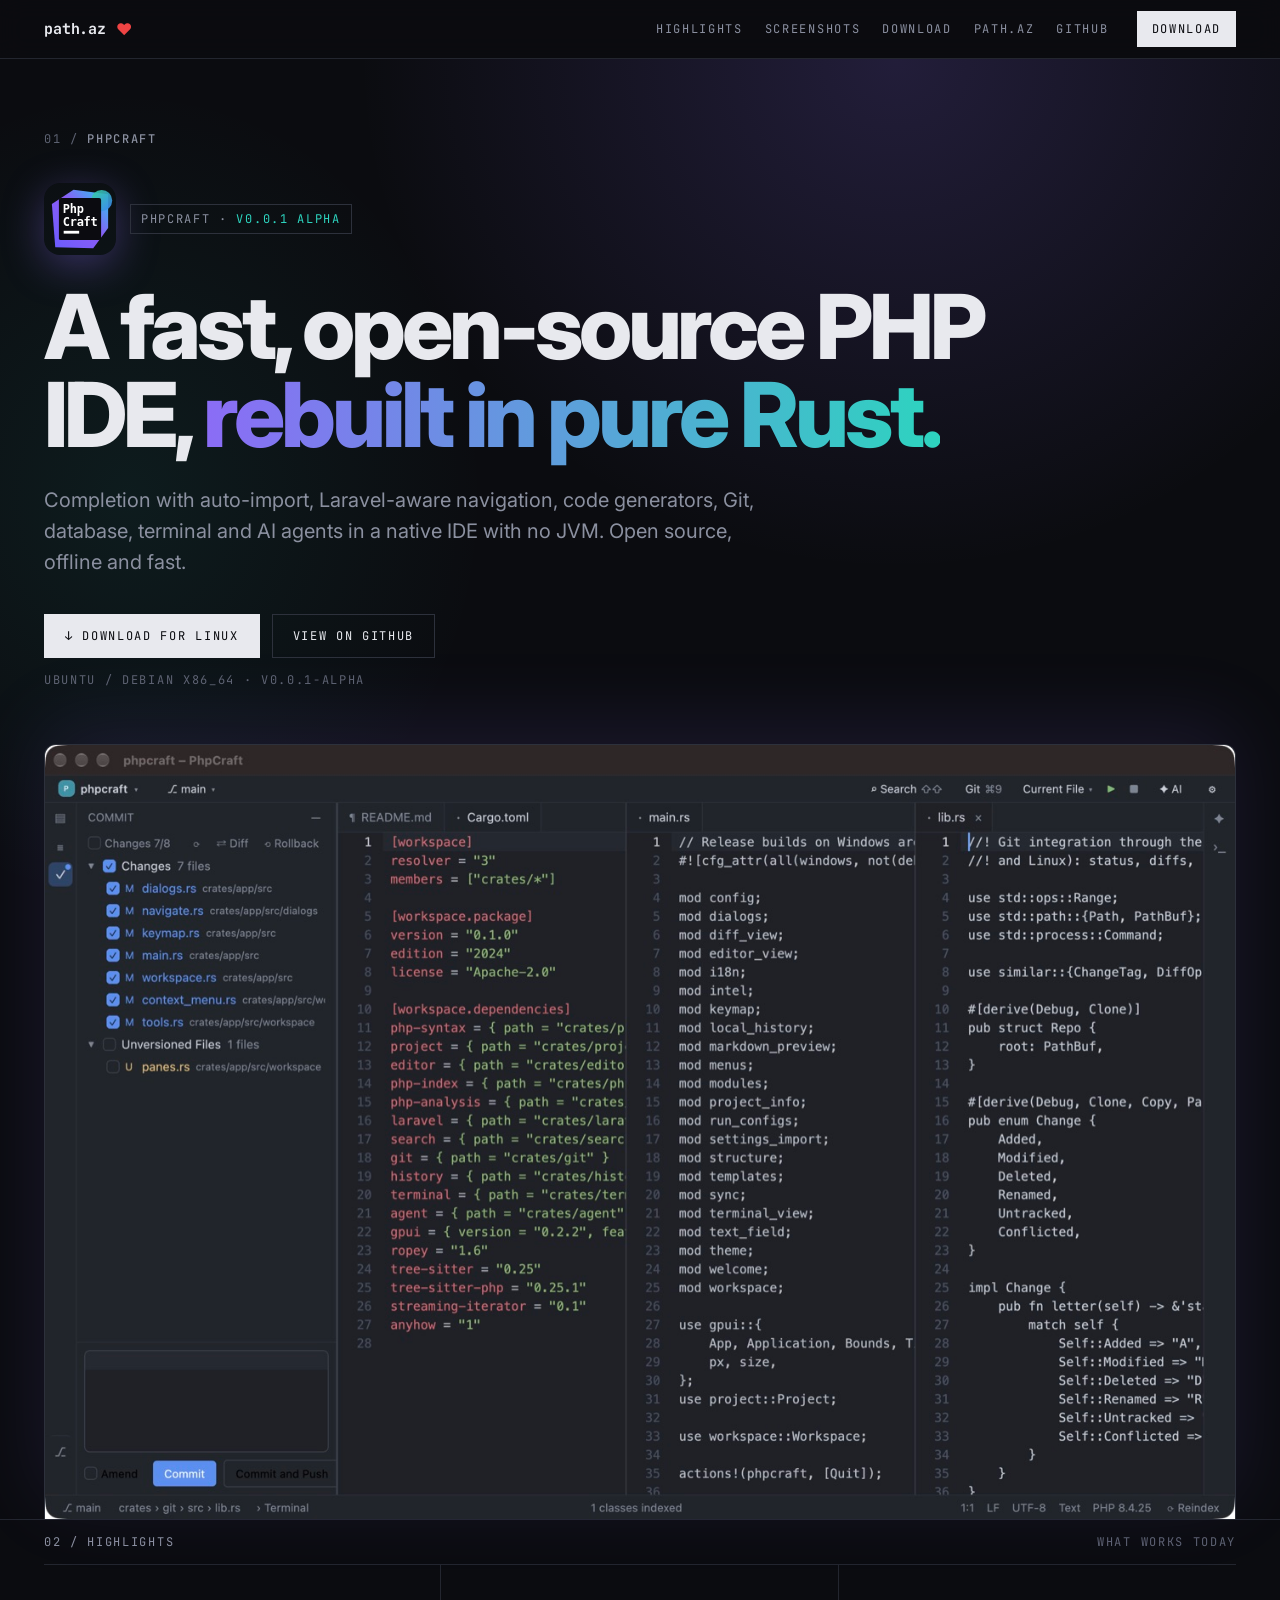
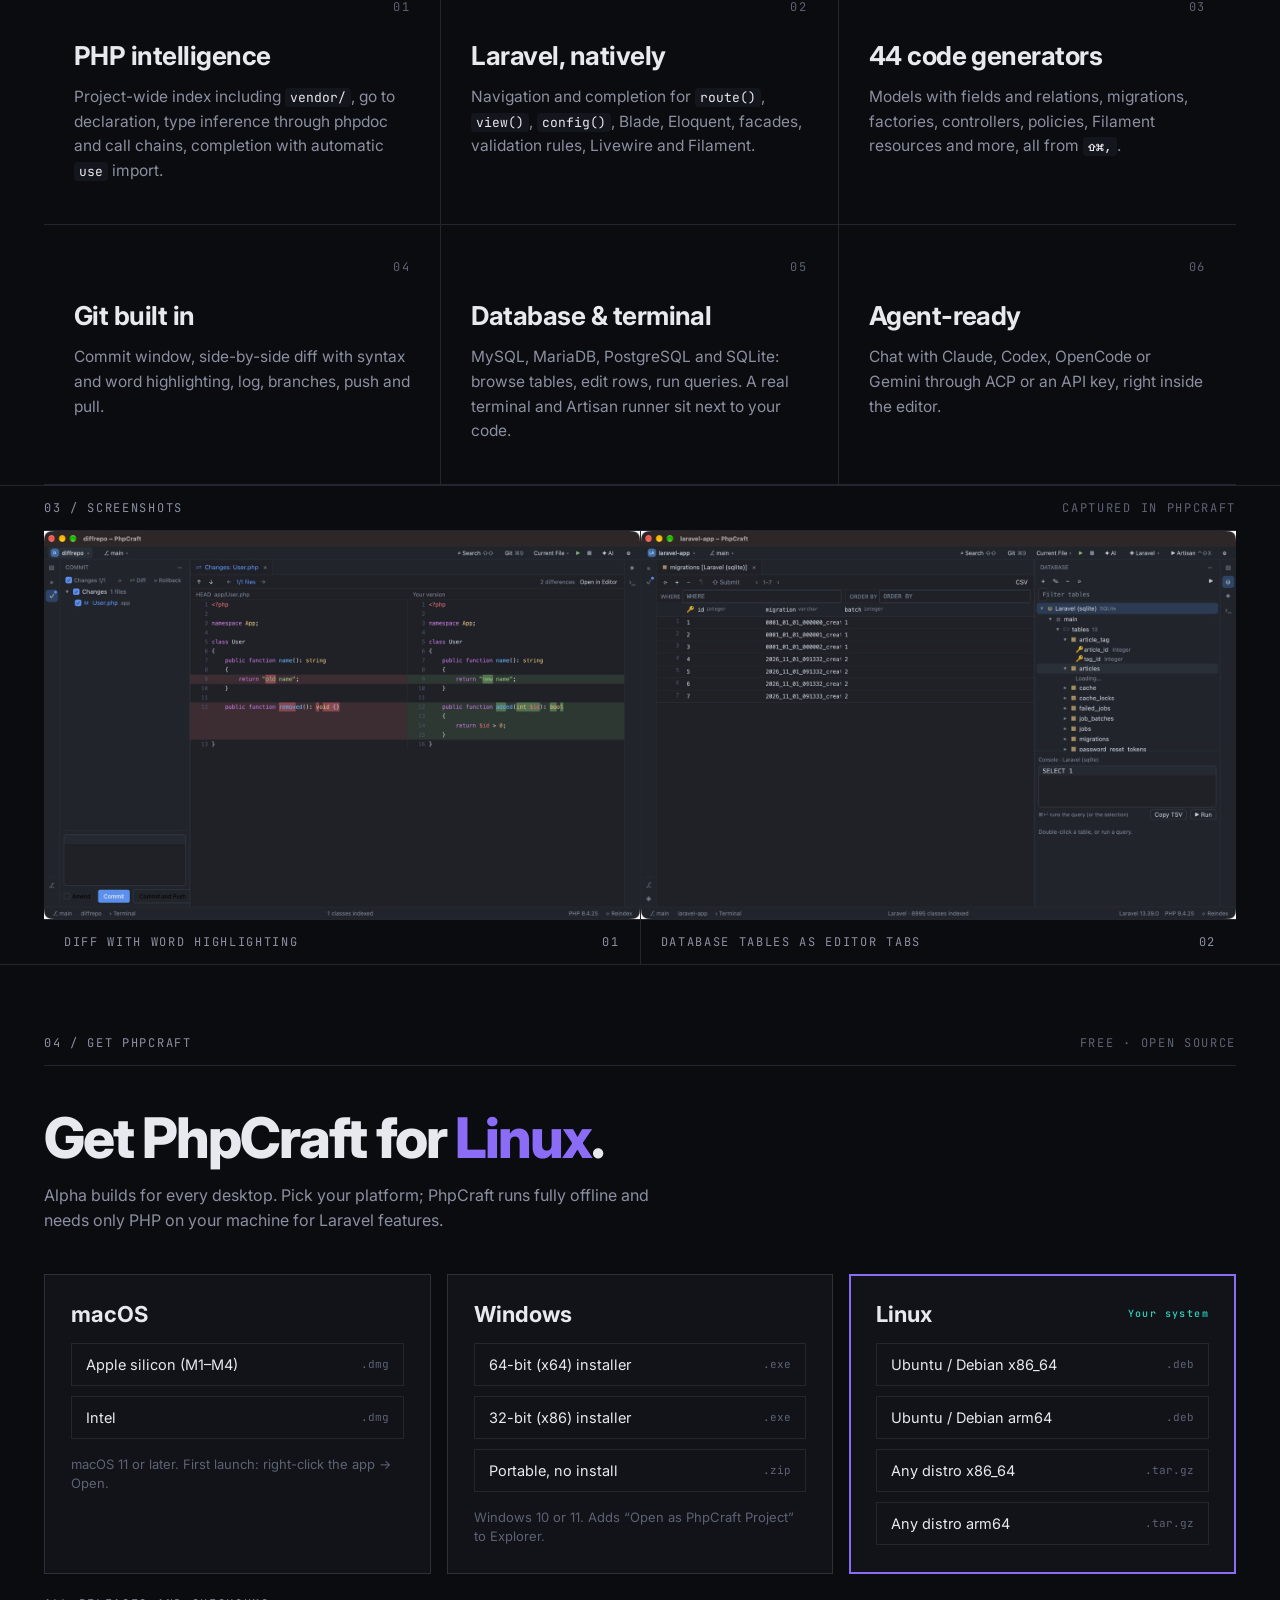
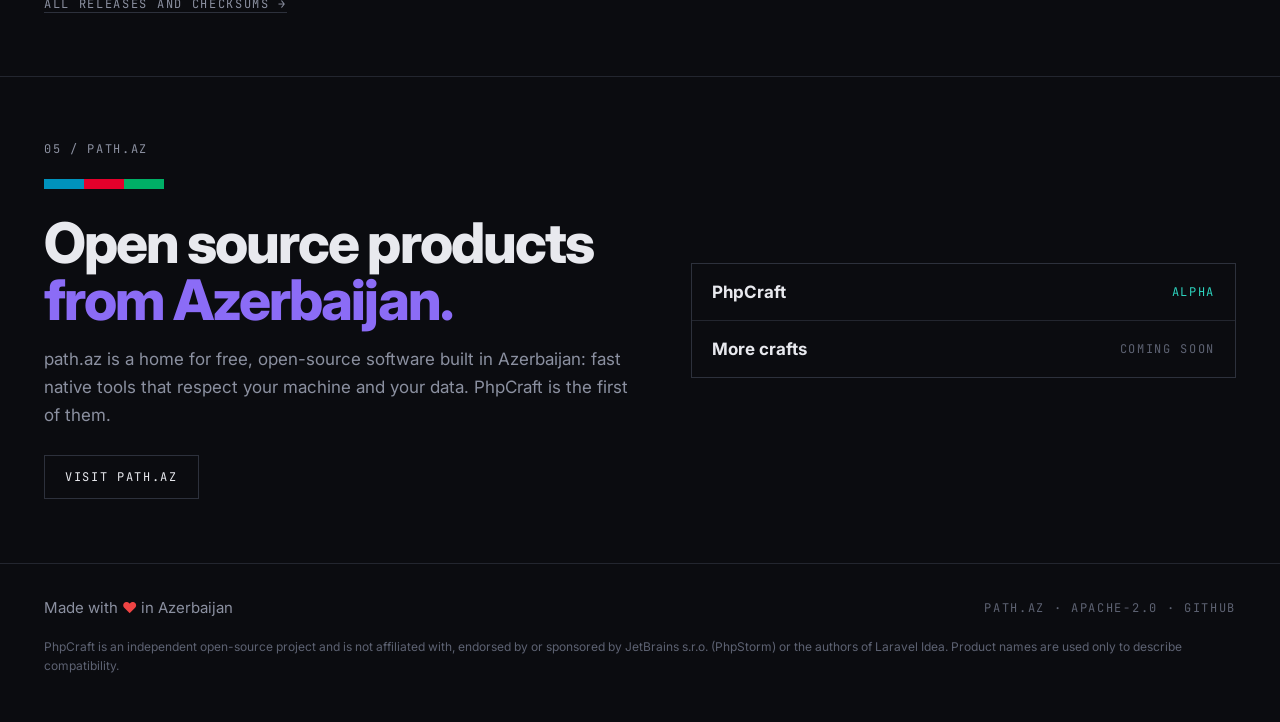
<file: site/index.html>
<!doctype html>
<html lang="en">
<head>
<meta charset="utf-8">
<meta name="viewport" content="width=device-width, initial-scale=1">
<title>PhpCraft: a fast, open-source PHP &amp; Laravel IDE, rebuilt in pure Rust · path.az</title>
<meta name="description" content="PhpCraft is a native PHP and Laravel IDE written in pure Rust. Completion with auto-import, Laravel navigation, generators, Git, database, terminal and AI agents. Open source, offline, fast. Made with ❤️ in Azerbaijan.">
<meta property="og:title" content="PhpCraft: a fast, open-source PHP IDE, rebuilt in pure Rust">
<meta property="og:description" content="Open source products from Azerbaijan ❤️ path.az">
<meta property="og:image" content="img/split.jpg">
<link rel="icon" href="img/phpcraft.svg" type="image/svg+xml">
<link rel="preconnect" href="https://fonts.googleapis.com">
<link rel="preconnect" href="https://fonts.gstatic.com" crossorigin>
<link href="https://fonts.googleapis.com/css2?family=Inter:wght@400;500;600;700;800&family=JetBrains+Mono:wght@400;500;700&display=swap" rel="stylesheet">
<style>
:root{
  --bg:#0b0c10; --bg2:#111319; --panel:#14161d; --line:#23262f; --line2:#2d313c;
  --text:#e8e9ee; --muted:#8b90a0; --dim:#5d6272;
  --accent:#8b6cf6; --accent2:#2dd4bf; --heart:#ef4444;
  --mono:"JetBrains Mono",ui-monospace,Menlo,monospace;
  --sans:Inter,system-ui,-apple-system,"Segoe UI",sans-serif;
}
*{box-sizing:border-box}
html{scroll-behavior:smooth}
body{margin:0;background:var(--bg);color:var(--text);font-family:var(--sans);-webkit-font-smoothing:antialiased;overflow-x:hidden}
a{color:inherit;text-decoration:none}
.wrap{max-width:1240px;margin:0 auto;padding:0 24px}
.mono{font-family:var(--mono);text-transform:uppercase;letter-spacing:.14em;font-size:12px}

/* nav */
nav{position:sticky;top:0;z-index:20;background:rgba(11,12,16,.82);backdrop-filter:blur(12px);border-bottom:1px solid var(--line)}
nav .wrap{display:flex;align-items:center;gap:28px;height:58px}
.brand{display:flex;align-items:center;gap:10px;font-weight:700;letter-spacing:-.01em}
.brand b{font-family:var(--mono);font-size:15px}
.brand .heart{color:var(--heart)}
.links{display:flex;gap:22px;margin-left:auto}
.links a{color:var(--muted);transition:color .15s}
.links a:hover{color:var(--text)}
.btn{display:inline-flex;align-items:center;gap:10px;padding:13px 20px;border:1px solid var(--line2);font-family:var(--mono);font-size:12px;letter-spacing:.14em;text-transform:uppercase;transition:background .15s,border-color .15s,color .15s;cursor:pointer;background:transparent;color:var(--text)}
.btn:hover{border-color:var(--muted)}
.btn.primary{background:var(--text);color:var(--bg);border-color:var(--text)}
.btn.primary:hover{background:#fff}
nav .btn{padding:9px 14px}

/* sections */
section{border-bottom:1px solid var(--line)}
.label{display:flex;justify-content:space-between;align-items:center;padding:14px 0;border-bottom:1px solid var(--line);color:var(--dim)}
.label span:first-child{color:var(--muted)}

/* hero */
.hero{padding:72px 0 0;position:relative}
.hero::before{content:"";position:absolute;inset:0;background:radial-gradient(60% 50% at 70% 0%,rgba(139,108,246,.18),transparent 70%),radial-gradient(40% 40% at 10% 30%,rgba(45,212,191,.08),transparent 70%);pointer-events:none}
.hero .wrap{position:relative}
.crumb{color:var(--dim);margin-bottom:36px}
.crumb b{color:var(--muted);font-weight:500}
.app{display:flex;align-items:center;gap:14px;margin-bottom:28px}
.app img{width:72px;height:72px;border-radius:16px;box-shadow:0 10px 40px rgba(139,108,246,.35)}
.badge{border:1px solid var(--line2);padding:6px 10px;color:var(--muted)}
.badge .alpha{color:var(--accent2)}
h1{font-size:clamp(40px,7vw,92px);line-height:.98;letter-spacing:-.045em;font-weight:800;margin:0 0 26px;max-width:1050px}
h1 em{font-style:normal;background:linear-gradient(90deg,var(--accent),var(--accent2));-webkit-background-clip:text;background-clip:text;color:transparent}
.sub{font-size:clamp(17px,1.6vw,20px);line-height:1.55;color:var(--muted);max-width:720px;margin:0 0 36px}
.cta{display:flex;flex-wrap:wrap;gap:12px;margin-bottom:14px}
.os-hint{color:var(--dim);margin-bottom:56px}
.shot{border:1px solid var(--line2);border-bottom:none;border-radius:12px 12px 0 0;overflow:hidden;box-shadow:0 -20px 80px rgba(139,108,246,.12)}
.shot img{display:block;width:100%;height:auto}

/* highlights */
.grid{display:grid;grid-template-columns:repeat(3,1fr)}
.cell{padding:34px 30px 40px;border-right:1px solid var(--line);border-bottom:1px solid var(--line);min-height:240px}
.cell:nth-child(3n){border-right:none}
.cell .n{color:var(--dim);text-align:right;margin-bottom:26px}
.cell h3{font-size:26px;line-height:1.15;letter-spacing:-.02em;margin:0 0 14px;font-weight:700}
.cell p{color:var(--muted);line-height:1.6;margin:0;font-size:15.5px}
.cell code{font-family:var(--mono);font-size:13px;color:var(--text);background:var(--panel);padding:1px 5px;border-radius:4px}

/* screenshots */
.shots{display:grid;grid-template-columns:1fr 1fr;gap:1px;background:var(--line)}
.shots figure{margin:0;background:var(--bg)}
.shots figure.wide{grid-column:1/-1}
.shots img{display:block;width:100%;height:auto}
.shots figcaption{display:flex;justify-content:space-between;padding:14px 20px;color:var(--muted);border-top:1px solid var(--line)}

/* download */
.get{padding:56px 0 64px}
.get h2,.family h2{font-size:clamp(32px,4.5vw,56px);letter-spacing:-.035em;line-height:1.02;margin:0 0 16px;font-weight:800}
.get h2 em,.family h2 em{font-style:normal;color:var(--accent)}
.get .lead{color:var(--muted);max-width:640px;line-height:1.6;margin:0 0 40px}
.platforms{display:grid;grid-template-columns:repeat(3,1fr);gap:16px}
.pf{border:1px solid var(--line2);background:var(--bg2);padding:26px;display:flex;flex-direction:column;gap:10px}
.pf.mine{border-color:var(--accent);box-shadow:0 0 0 1px var(--accent) inset}
.pf h3{margin:0 0 6px;font-size:22px;display:flex;justify-content:space-between;align-items:center}
.pf h3 small{font-family:var(--mono);font-size:10px;letter-spacing:.14em;color:var(--accent2);font-weight:500;visibility:hidden}
.pf.mine h3 small{visibility:visible}
.pf a{display:flex;justify-content:space-between;align-items:center;padding:12px 14px;border:1px solid var(--line);font-size:14.5px;transition:border-color .15s,background .15s}
.pf a:hover{border-color:var(--muted);background:var(--panel)}
.pf a span{font-family:var(--mono);font-size:11px;color:var(--dim)}
.pf p{color:var(--dim);font-size:13px;line-height:1.5;margin:6px 0 0}
.all{margin-top:22px;color:var(--muted)}
.all a{border-bottom:1px solid var(--line2)}

/* family */
.family{padding:64px 0}
.family .row{display:grid;grid-template-columns:1.1fr 1fr;gap:48px;align-items:center}
.family p{color:var(--muted);line-height:1.65;font-size:17px;margin:0 0 26px}
.flag{display:flex;height:10px;width:120px;margin-bottom:26px}
.flag i{flex:1}
.products{border:1px solid var(--line2)}
.products div{display:flex;justify-content:space-between;align-items:center;padding:18px 20px;border-bottom:1px solid var(--line)}
.products div:last-child{border-bottom:none}
.products b{font-size:17px}
.products .soon{color:var(--dim)}
.products .live{color:var(--accent2)}

footer{padding:34px 0 46px;color:var(--dim)}
footer .wrap{display:flex;flex-wrap:wrap;gap:16px;justify-content:space-between;align-items:center}
footer .made{font-size:15px;color:var(--muted);text-transform:none;letter-spacing:0;font-family:var(--sans)}
footer .made .heart{color:var(--heart)}
.legal{max-width:1240px;margin:20px auto 0;padding:0 24px;font-size:12px;line-height:1.6;color:var(--dim)}

@media (max-width:900px){
  .links{display:none}
  .grid,.platforms{grid-template-columns:1fr}
  .cell{border-right:none;min-height:0}
  .shots{grid-template-columns:1fr}
  .family .row{grid-template-columns:1fr}
}
@media (max-width:520px){
  .wrap{padding:0 16px}
  nav .btn{display:none}
  .cta .btn{flex:1;justify-content:center}
}
</style>
</head>
<body>

<nav>
  <div class="wrap">
    <a class="brand" href="https://path.az/"><b>path.az</b><span class="heart">❤</span></a>
    <div class="links mono">
      <a href="#highlights">Highlights</a>
      <a href="#screenshots">Screenshots</a>
      <a href="#download">Download</a>
      <a href="#family">path.az</a>
      <a href="https://github.com/rasul-chopurov/phpcraft">GitHub</a>
    </div>
    <a class="btn primary" href="#download">Download</a>
  </div>
</nav>

<section class="hero">
  <div class="wrap">
    <div class="crumb mono">01 / <b>PhpCraft</b></div>
    <div class="app">
      <img src="img/phpcraft.svg" alt="PhpCraft icon">
      <div class="badge mono">PhpCraft · <span class="alpha">v0.0.1 alpha</span></div>
    </div>
    <h1>A fast, open-source PHP IDE, <em>rebuilt in pure&nbsp;Rust.</em></h1>
    <p class="sub">Completion with auto-import, Laravel-aware navigation, code generators, Git, database, terminal and AI agents in a native IDE with no JVM. Open source, offline and fast.</p>
    <div class="cta">
      <a class="btn primary" id="dl-main" href="#download">↓ Download</a>
      <a class="btn" href="https://github.com/rasul-chopurov/phpcraft">View on GitHub</a>
    </div>
    <div class="os-hint mono" id="os-hint">macOS · Windows · Linux</div>
    <div class="shot"><img src="img/split.jpg" alt="PhpCraft with three split editors and the Commit tool window" width="1400" height="911"></div>
  </div>
</section>

<section id="highlights">
  <div class="wrap">
    <div class="label mono"><span>02 / Highlights</span><span>What works today</span></div>
  </div>
  <div class="wrap grid">
    <div class="cell"><div class="n mono">01</div><h3>PHP intelligence</h3><p>Project-wide index including <code>vendor/</code>, go to declaration, type inference through phpdoc and call chains, completion with automatic <code>use</code> import.</p></div>
    <div class="cell"><div class="n mono">02</div><h3>Laravel, natively</h3><p>Navigation and completion for <code>route()</code>, <code>view()</code>, <code>config()</code>, Blade, Eloquent, facades, validation rules, Livewire and Filament.</p></div>
    <div class="cell"><div class="n mono">03</div><h3>44 code generators</h3><p>Models with fields and relations, migrations, factories, controllers, policies, Filament resources and more, all from <code>⇧⌘,</code>.</p></div>
    <div class="cell"><div class="n mono">04</div><h3>Git built in</h3><p>Commit window, side-by-side diff with syntax and word highlighting, log, branches, push and pull.</p></div>
    <div class="cell"><div class="n mono">05</div><h3>Database &amp; terminal</h3><p>MySQL, MariaDB, PostgreSQL and SQLite: browse tables, edit rows, run queries. A real terminal and Artisan runner sit next to your code.</p></div>
    <div class="cell"><div class="n mono">06</div><h3>Agent-ready</h3><p>Chat with Claude, Codex, OpenCode or Gemini through ACP or an API key, right inside the editor.</p></div>
  </div>
</section>

<section id="screenshots">
  <div class="wrap">
    <div class="label mono"><span>03 / Screenshots</span><span>Captured in PhpCraft</span></div>
  </div>
  <div class="wrap">
    <div class="shots">
      <figure><img src="img/diff2.jpg" alt="Side-by-side diff" loading="lazy" width="1400" height="911"><figcaption class="mono"><span>Diff with word highlighting</span><span>01</span></figcaption></figure>
      <figure><img src="img/table.jpg" alt="Database table editor" loading="lazy" width="1400" height="911"><figcaption class="mono"><span>Database tables as editor tabs</span><span>02</span></figcaption></figure>
    </div>
  </div>
</section>

<section id="download" class="get">
  <div class="wrap">
    <div class="label mono" style="margin-bottom:44px"><span>04 / Get PhpCraft</span><span>Free · Open source</span></div>
    <h2>Get PhpCraft for <em id="os-name">your computer</em>.</h2>
    <p class="lead">Alpha builds for every desktop. Pick your platform; PhpCraft runs fully offline and needs only PHP on your machine for Laravel features.</p>
    <div class="platforms">
      <div class="pf" data-os="mac">
        <h3>macOS <small>Your system</small></h3>
        <a data-file="macos-arm64.dmg">Apple silicon (M1–M4) <span>.dmg</span></a>
        <a data-file="macos-x64.dmg">Intel <span>.dmg</span></a>
        <p>macOS 11 or later. First launch: right-click the app → Open.</p>
      </div>
      <div class="pf" data-os="win">
        <h3>Windows <small>Your system</small></h3>
        <a data-file="windows-x64-Setup.exe">64-bit (x64) installer <span>.exe</span></a>
        <a data-file="windows-x86-Setup.exe">32-bit (x86) installer <span>.exe</span></a>
        <a data-file="windows-x64-portable.zip">Portable, no install <span>.zip</span></a>
        <p>Windows 10 or 11. Adds “Open as PhpCraft Project” to Explorer.</p>
      </div>
      <div class="pf" data-os="linux">
        <h3>Linux <small>Your system</small></h3>
        <a data-deb="amd64">Ubuntu / Debian x86_64 <span>.deb</span></a>
        <a data-deb="arm64">Ubuntu / Debian arm64 <span>.deb</span></a>
        <a data-file="linux-x86_64.tar.gz">Any distro x86_64 <span>.tar.gz</span></a>
        <a data-file="linux-arm64.tar.gz">Any distro arm64 <span>.tar.gz</span></a>
      </div>
    </div>
    <div class="all mono"><a href="https://github.com/rasul-chopurov/phpcraft/releases">All releases and checksums →</a></div>
  </div>
</section>

<section id="family" class="family">
  <div class="wrap row">
    <div>
      <div class="label mono" style="border:none;padding:0 0 22px"><span>05 / path.az</span></div>
      <div class="flag" aria-label="Flag of Azerbaijan colors"><i style="background:#0092bc"></i><i style="background:#e4002b"></i><i style="background:#00af66"></i></div>
      <h2>Open source products <em>from Azerbaijan.</em></h2>
      <p>path.az is a home for free, open-source software built in Azerbaijan: fast native tools that respect your machine and your data. PhpCraft is the first of them.</p>
      <a class="btn" href="https://path.az/">Visit path.az</a>
    </div>
    <div class="products">
      <div><b>PhpCraft</b><span class="mono live">Alpha</span></div>
      <div><b>More crafts</b><span class="mono soon">Coming soon</span></div>
    </div>
  </div>
</section>

<footer>
  <div class="wrap mono">
    <span class="made">Made with <span class="heart">❤️</span> in Azerbaijan</span>
    <span>path.az · Apache-2.0 · <a href="https://github.com/rasul-chopurov/phpcraft">GitHub</a></span>
  </div>
  <p class="legal">PhpCraft is an independent open-source project and is not affiliated with, endorsed by or sponsored by JetBrains s.r.o. (PhpStorm) or the authors of Laravel Idea. Product names are used only to describe compatibility.</p>
</footer>

<script>
(function(){
  var VERSION = "0.0.1-alpha";
  var base = "https://github.com/rasul-chopurov/phpcraft/releases/download/v" + VERSION + "/";
  document.querySelectorAll("[data-file]").forEach(function(a){
    a.href = base + "PhpCraft-" + VERSION + "-" + a.dataset.file;
  });
  document.querySelectorAll("[data-deb]").forEach(function(a){
    a.href = base + "phpcraft_" + VERSION + "_" + a.dataset.deb + ".deb";
  });
  var ua = navigator.userAgent, os = null, name = null;
  if (/Mac/.test(ua)) { os = "mac"; name = "macOS"; }
  else if (/Win/.test(ua)) { os = "win"; name = "Windows"; }
  else if (/Linux|X11/.test(ua) && !/Android/.test(ua)) { os = "linux"; name = "Linux"; }
  if (!os) return;
  var card = document.querySelector('.pf[data-os="' + os + '"]');
  card.classList.add("mine");
  document.getElementById("os-name").textContent = name;
  var first = card.querySelector("a");
  var main = document.getElementById("dl-main");
  main.href = first.href;
  main.textContent = "↓ Download for " + name;
  document.getElementById("os-hint").textContent = first.firstChild.textContent.trim() + " · v" + VERSION;
})();
</script>
</body>
</html>
</file>
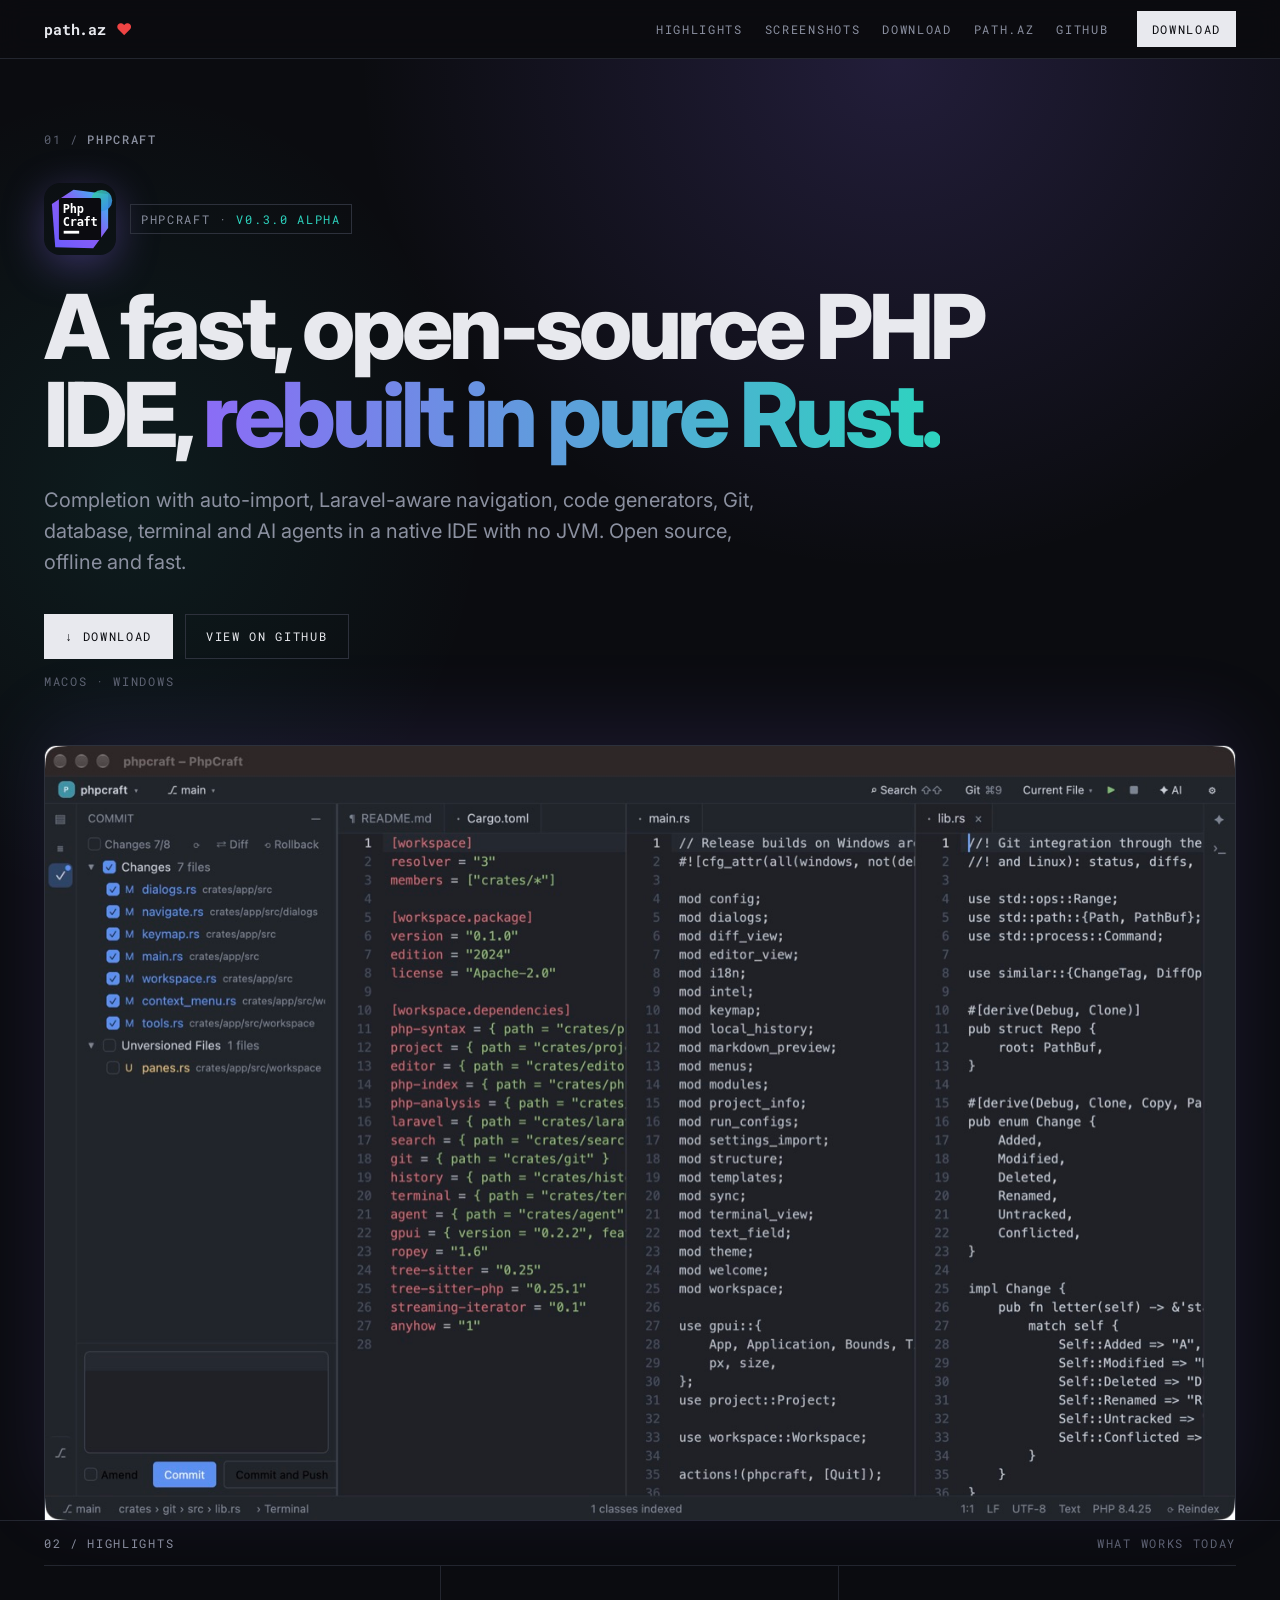
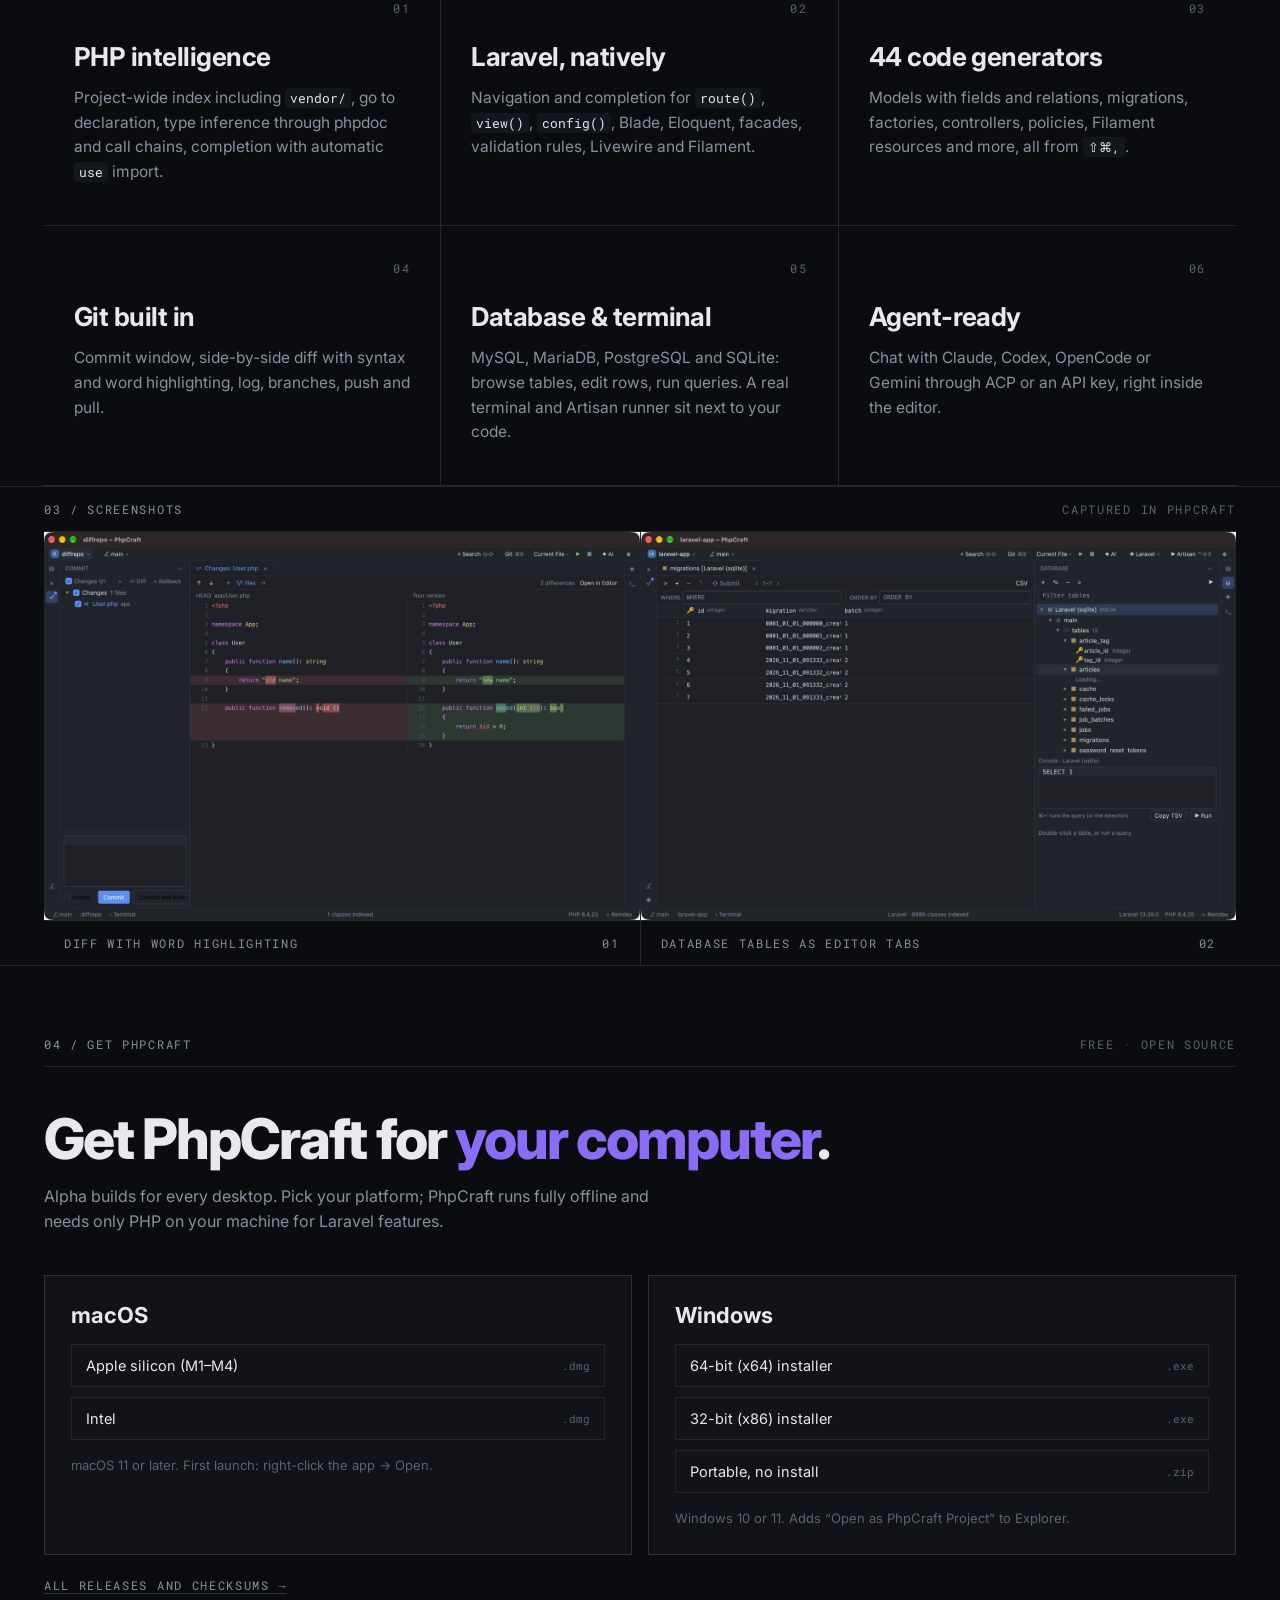
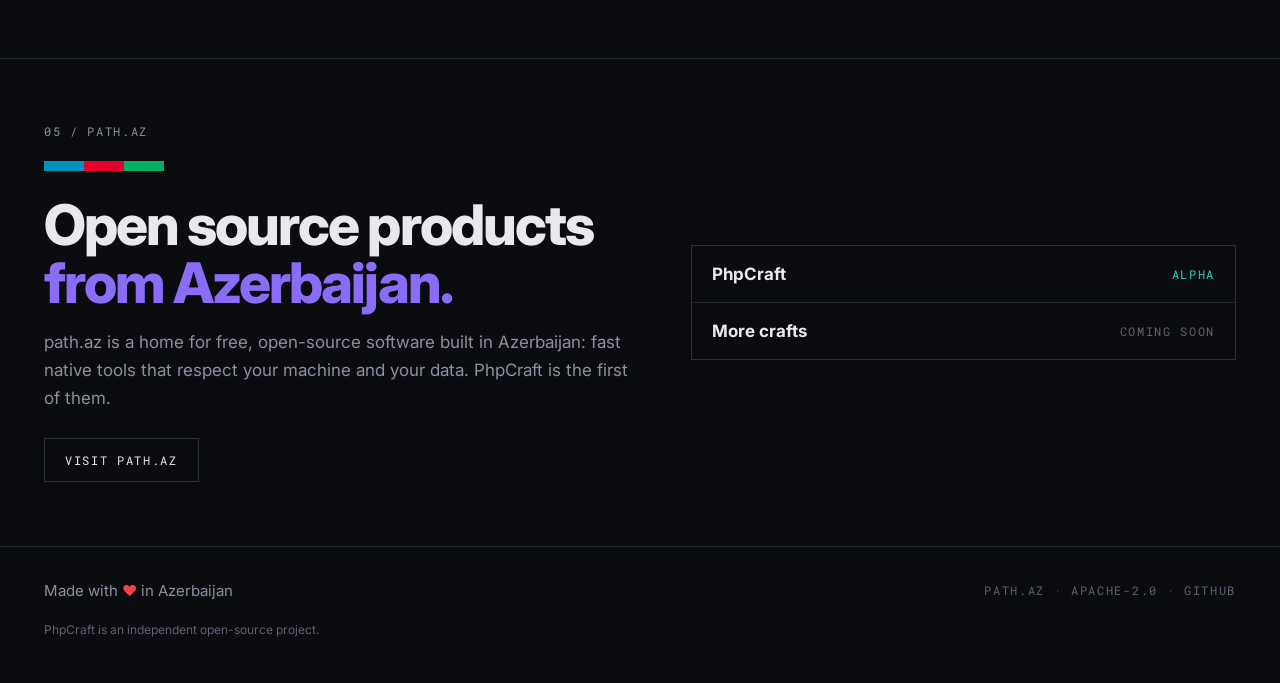
<file: site/phpcraft/index.html>
<!doctype html>
<html lang="en">
<head>
<meta charset="utf-8">
<meta name="viewport" content="width=device-width, initial-scale=1">
<title>PhpCraft: a fast, open-source PHP &amp; Laravel IDE, rebuilt in pure Rust · path.az</title>
<meta name="description" content="PhpCraft is a native PHP and Laravel IDE written in pure Rust. Completion with auto-import, Laravel navigation, generators, Git, database, terminal and AI agents. Open source, offline, fast. Made with ❤️ in Azerbaijan.">
<meta property="og:title" content="PhpCraft: a fast, open-source PHP IDE, rebuilt in pure Rust">
<meta property="og:description" content="Open source products from Azerbaijan ❤️ path.az">
<meta property="og:image" content="../img/split.jpg">
<link rel="icon" href="../img/phpcraft.svg" type="image/svg+xml">
<link rel="preconnect" href="https://fonts.googleapis.com">
<link rel="preconnect" href="https://fonts.gstatic.com" crossorigin>
<link href="https://fonts.googleapis.com/css2?family=Inter:wght@400;500;600;700;800&family=Roboto+Mono:wght@400;500;700&display=swap" rel="stylesheet">
<style>
:root{
  --bg:#0b0c10; --bg2:#111319; --panel:#14161d; --line:#23262f; --line2:#2d313c;
  --text:#e8e9ee; --muted:#8b90a0; --dim:#5d6272;
  --accent:#8b6cf6; --accent2:#2dd4bf; --heart:#ef4444;
  --mono:"Roboto Mono",ui-monospace,Menlo,monospace;
  --sans:Inter,system-ui,-apple-system,"Segoe UI",sans-serif;
}
*{box-sizing:border-box}
html{scroll-behavior:smooth}
body{margin:0;background:var(--bg);color:var(--text);font-family:var(--sans);-webkit-font-smoothing:antialiased;overflow-x:hidden}
a{color:inherit;text-decoration:none}
.wrap{max-width:1240px;margin:0 auto;padding:0 24px}
.mono{font-family:var(--mono);text-transform:uppercase;letter-spacing:.14em;font-size:12px}

/* nav */
nav{position:sticky;top:0;z-index:20;background:rgba(11,12,16,.82);backdrop-filter:blur(12px);border-bottom:1px solid var(--line)}
nav .wrap{display:flex;align-items:center;gap:28px;height:58px}
.brand{display:flex;align-items:center;gap:10px;font-weight:700;letter-spacing:-.01em}
.brand b{font-family:var(--mono);font-size:15px}
.brand .heart{color:var(--heart)}
.links{display:flex;gap:22px;margin-left:auto}
.links a{color:var(--muted);transition:color .15s}
.links a:hover{color:var(--text)}
.btn{display:inline-flex;align-items:center;gap:10px;padding:13px 20px;border:1px solid var(--line2);font-family:var(--mono);font-size:12px;letter-spacing:.14em;text-transform:uppercase;transition:background .15s,border-color .15s,color .15s;cursor:pointer;background:transparent;color:var(--text)}
.btn:hover{border-color:var(--muted)}
.btn.primary{background:var(--text);color:var(--bg);border-color:var(--text)}
.btn.primary:hover{background:#fff}
nav .btn{padding:9px 14px}

/* sections */
section{border-bottom:1px solid var(--line)}
.label{display:flex;justify-content:space-between;align-items:center;padding:14px 0;border-bottom:1px solid var(--line);color:var(--dim)}
.label span:first-child{color:var(--muted)}

/* hero */
.hero{padding:72px 0 0;position:relative}
.hero::before{content:"";position:absolute;inset:0;background:radial-gradient(60% 50% at 70% 0%,rgba(139,108,246,.18),transparent 70%),radial-gradient(40% 40% at 10% 30%,rgba(45,212,191,.08),transparent 70%);pointer-events:none}
.hero .wrap{position:relative}
.crumb{color:var(--dim);margin-bottom:36px}
.crumb b{color:var(--muted);font-weight:500}
.app{display:flex;align-items:center;gap:14px;margin-bottom:28px}
.app img{width:72px;height:72px;border-radius:16px;box-shadow:0 10px 40px rgba(139,108,246,.35)}
.badge{border:1px solid var(--line2);padding:6px 10px;color:var(--muted)}
.badge .alpha{color:var(--accent2)}
h1{font-size:clamp(40px,7vw,92px);line-height:.98;letter-spacing:-.045em;font-weight:800;margin:0 0 26px;max-width:1050px}
h1 em{font-style:normal;background:linear-gradient(90deg,var(--accent),var(--accent2));-webkit-background-clip:text;background-clip:text;color:transparent}
.sub{font-size:clamp(17px,1.6vw,20px);line-height:1.55;color:var(--muted);max-width:720px;margin:0 0 36px}
.cta{display:flex;flex-wrap:wrap;gap:12px;margin-bottom:14px}
.os-hint{color:var(--dim);margin-bottom:56px}
.shot{border:1px solid var(--line2);border-bottom:none;border-radius:12px 12px 0 0;overflow:hidden;box-shadow:0 -20px 80px rgba(139,108,246,.12)}
.shot img{display:block;width:100%;height:auto}

/* highlights */
.grid{display:grid;grid-template-columns:repeat(3,1fr)}
.cell{padding:34px 30px 40px;border-right:1px solid var(--line);border-bottom:1px solid var(--line);min-height:240px}
.cell:nth-child(3n){border-right:none}
.cell .n{color:var(--dim);text-align:right;margin-bottom:26px}
.cell h3{font-size:26px;line-height:1.15;letter-spacing:-.02em;margin:0 0 14px;font-weight:700}
.cell p{color:var(--muted);line-height:1.6;margin:0;font-size:15.5px}
.cell code{font-family:var(--mono);font-size:13px;color:var(--text);background:var(--panel);padding:1px 5px;border-radius:4px}

/* screenshots */
.shots{display:grid;grid-template-columns:1fr 1fr;gap:1px;background:var(--line)}
.shots figure{margin:0;background:var(--bg)}
.shots figure.wide{grid-column:1/-1}
.shots img{display:block;width:100%;height:auto}
.shots figcaption{display:flex;justify-content:space-between;padding:14px 20px;color:var(--muted);border-top:1px solid var(--line)}

/* download */
.get{padding:56px 0 64px}
.get h2,.family h2{font-size:clamp(32px,4.5vw,56px);letter-spacing:-.035em;line-height:1.02;margin:0 0 16px;font-weight:800}
.get h2 em,.family h2 em{font-style:normal;color:var(--accent)}
.get .lead{color:var(--muted);max-width:640px;line-height:1.6;margin:0 0 40px}
.platforms{display:grid;grid-template-columns:repeat(2,1fr);gap:16px}
.pf{border:1px solid var(--line2);background:var(--bg2);padding:26px;display:flex;flex-direction:column;gap:10px}
.pf.mine{border-color:var(--accent);box-shadow:0 0 0 1px var(--accent) inset}
.pf h3{margin:0 0 6px;font-size:22px;display:flex;justify-content:space-between;align-items:center}
.pf h3 small{font-family:var(--mono);font-size:10px;letter-spacing:.14em;color:var(--accent2);font-weight:500;visibility:hidden}
.pf.mine h3 small{visibility:visible}
.pf a{display:flex;justify-content:space-between;align-items:center;padding:12px 14px;border:1px solid var(--line);font-size:14.5px;transition:border-color .15s,background .15s}
.pf a:hover{border-color:var(--muted);background:var(--panel)}
.pf a span{font-family:var(--mono);font-size:11px;color:var(--dim)}
.pf p{color:var(--dim);font-size:13px;line-height:1.5;margin:6px 0 0}
.all{margin-top:22px;color:var(--muted)}
.all a{border-bottom:1px solid var(--line2)}

/* family */
.family{padding:64px 0}
.family .row{display:grid;grid-template-columns:1.1fr 1fr;gap:48px;align-items:center}
.family p{color:var(--muted);line-height:1.65;font-size:17px;margin:0 0 26px}
.flag{display:flex;height:10px;width:120px;margin-bottom:26px}
.flag i{flex:1}
.products{border:1px solid var(--line2)}
.products div{display:flex;justify-content:space-between;align-items:center;padding:18px 20px;border-bottom:1px solid var(--line)}
.products div:last-child{border-bottom:none}
.products b{font-size:17px}
.products .soon{color:var(--dim)}
.products .live{color:var(--accent2)}

footer{padding:34px 0 46px;color:var(--dim)}
footer .wrap{display:flex;flex-wrap:wrap;gap:16px;justify-content:space-between;align-items:center}
footer .made{font-size:15px;color:var(--muted);text-transform:none;letter-spacing:0;font-family:var(--sans)}
footer .made .heart{color:var(--heart)}
.legal{max-width:1240px;margin:20px auto 0;padding:0 24px;font-size:12px;line-height:1.6;color:var(--dim)}

@media (max-width:900px){
  .links{display:none}
  .grid,.platforms{grid-template-columns:1fr}
  .cell{border-right:none;min-height:0}
  .shots{grid-template-columns:1fr}
  .family .row{grid-template-columns:1fr}
}
@media (max-width:520px){
  .wrap{padding:0 16px}
  nav .btn{display:none}
  .cta .btn{flex:1;justify-content:center}
}
</style>
</head>
<body>

<nav>
  <div class="wrap">
    <a class="brand" href="https://path.az/"><b>path.az</b><span class="heart">❤</span></a>
    <div class="links mono">
      <a href="#highlights">Highlights</a>
      <a href="#screenshots">Screenshots</a>
      <a href="#download">Download</a>
      <a href="#family">path.az</a>
      <a href="https://github.com/rasul-chopurov/phpcraft">GitHub</a>
    </div>
    <a class="btn primary" href="#download">Download</a>
  </div>
</nav>

<section class="hero">
  <div class="wrap">
    <div class="crumb mono">01 / <b>PhpCraft</b></div>
    <div class="app">
      <img src="../img/phpcraft.svg" alt="PhpCraft icon">
      <div class="badge mono">PhpCraft · <span class="alpha">v0.3.0 alpha</span></div>
    </div>
    <h1>A fast, open-source PHP IDE, <em>rebuilt in pure&nbsp;Rust.</em></h1>
    <p class="sub">Completion with auto-import, Laravel-aware navigation, code generators, Git, database, terminal and AI agents in a native IDE with no JVM. Open source, offline and fast.</p>
    <div class="cta">
      <a class="btn primary" id="dl-main" href="#download">↓ Download</a>
      <a class="btn" href="https://github.com/rasul-chopurov/phpcraft">View on GitHub</a>
    </div>
    <div class="os-hint mono" id="os-hint">macOS · Windows</div>
    <div class="shot"><img src="../img/split.jpg" alt="PhpCraft with three split editors and the Commit tool window" width="1400" height="911"></div>
  </div>
</section>

<section id="highlights">
  <div class="wrap">
    <div class="label mono"><span>02 / Highlights</span><span>What works today</span></div>
  </div>
  <div class="wrap grid">
    <div class="cell"><div class="n mono">01</div><h3>PHP intelligence</h3><p>Project-wide index including <code>vendor/</code>, go to declaration, type inference through phpdoc and call chains, completion with automatic <code>use</code> import.</p></div>
    <div class="cell"><div class="n mono">02</div><h3>Laravel, natively</h3><p>Navigation and completion for <code>route()</code>, <code>view()</code>, <code>config()</code>, Blade, Eloquent, facades, validation rules, Livewire and Filament.</p></div>
    <div class="cell"><div class="n mono">03</div><h3>44 code generators</h3><p>Models with fields and relations, migrations, factories, controllers, policies, Filament resources and more, all from <code>⇧⌘,</code>.</p></div>
    <div class="cell"><div class="n mono">04</div><h3>Git built in</h3><p>Commit window, side-by-side diff with syntax and word highlighting, log, branches, push and pull.</p></div>
    <div class="cell"><div class="n mono">05</div><h3>Database &amp; terminal</h3><p>MySQL, MariaDB, PostgreSQL and SQLite: browse tables, edit rows, run queries. A real terminal and Artisan runner sit next to your code.</p></div>
    <div class="cell"><div class="n mono">06</div><h3>Agent-ready</h3><p>Chat with Claude, Codex, OpenCode or Gemini through ACP or an API key, right inside the editor.</p></div>
  </div>
</section>

<section id="screenshots">
  <div class="wrap">
    <div class="label mono"><span>03 / Screenshots</span><span>Captured in PhpCraft</span></div>
  </div>
  <div class="wrap">
    <div class="shots">
      <figure><img src="../img/diff2.jpg" alt="Side-by-side diff" loading="lazy" width="1400" height="911"><figcaption class="mono"><span>Diff with word highlighting</span><span>01</span></figcaption></figure>
      <figure><img src="../img/table.jpg" alt="Database table editor" loading="lazy" width="1400" height="911"><figcaption class="mono"><span>Database tables as editor tabs</span><span>02</span></figcaption></figure>
    </div>
  </div>
</section>

<section id="download" class="get">
  <div class="wrap">
    <div class="label mono" style="margin-bottom:44px"><span>04 / Get PhpCraft</span><span>Free · Open source</span></div>
    <h2>Get PhpCraft for <em id="os-name">your computer</em>.</h2>
    <p class="lead">Alpha builds for every desktop. Pick your platform; PhpCraft runs fully offline and needs only PHP on your machine for Laravel features.</p>
    <div class="platforms">
      <div class="pf" data-os="mac">
        <h3>macOS <small>Your system</small></h3>
        <a data-file="macos-arm64.dmg">Apple silicon (M1–M4) <span>.dmg</span></a>
        <a data-file="macos-x64.dmg">Intel <span>.dmg</span></a>
        <p>macOS 11 or later. First launch: right-click the app → Open.</p>
      </div>
      <div class="pf" data-os="win">
        <h3>Windows <small>Your system</small></h3>
        <a data-file="windows-x64-Setup.exe">64-bit (x64) installer <span>.exe</span></a>
        <a data-file="windows-x86-Setup.exe">32-bit (x86) installer <span>.exe</span></a>
        <a data-file="windows-x64-portable.zip">Portable, no install <span>.zip</span></a>
        <p>Windows 10 or 11. Adds “Open as PhpCraft Project” to Explorer.</p>
      </div>
    </div>
    <div class="all mono"><a href="https://github.com/rasul-chopurov/phpcraft/releases">All releases and checksums →</a></div>
  </div>
</section>

<section id="family" class="family">
  <div class="wrap row">
    <div>
      <div class="label mono" style="border:none;padding:0 0 22px"><span>05 / path.az</span></div>
      <div class="flag" aria-label="Flag of Azerbaijan colors"><i style="background:#0092bc"></i><i style="background:#e4002b"></i><i style="background:#00af66"></i></div>
      <h2>Open source products <em>from Azerbaijan.</em></h2>
      <p>path.az is a home for free, open-source software built in Azerbaijan: fast native tools that respect your machine and your data. PhpCraft is the first of them.</p>
      <a class="btn" href="https://path.az/">Visit path.az</a>
    </div>
    <div class="products">
      <div><b>PhpCraft</b><span class="mono live">Alpha</span></div>
      <div><b>More crafts</b><span class="mono soon">Coming soon</span></div>
    </div>
  </div>
</section>

<footer>
  <div class="wrap mono">
    <span class="made">Made with <span class="heart">❤️</span> in Azerbaijan</span>
    <span>path.az · Apache-2.0 · <a href="https://github.com/rasul-chopurov/phpcraft">GitHub</a></span>
  </div>
  <p class="legal">PhpCraft is an independent open-source project.</p>
</footer>

<script>
(function(){
  var VERSION = "0.6.1-alpha";
  // Download links open the release page on GitHub, where every installer is listed.
  var page = "https://github.com/rasul-chopurov/phpcraft/releases/tag/v" + VERSION;
  document.querySelectorAll("[data-file], [data-deb]").forEach(function(a){ a.href = page; });
  var ua = navigator.userAgent, os = null, name = null;
  if (/Mac/.test(ua)) { os = "mac"; name = "macOS"; }
  else if (/Win/.test(ua)) { os = "win"; name = "Windows"; }
  if (!os) return;
  var card = document.querySelector('.pf[data-os="' + os + '"]');
  card.classList.add("mine");
  document.getElementById("os-name").textContent = name;
  var first = card.querySelector("a");
  var main = document.getElementById("dl-main");
  main.href = first.href;
  main.textContent = "↓ Download for " + name;
  document.getElementById("os-hint").textContent = first.firstChild.textContent.trim() + " · v" + VERSION;
})();
</script>
</body>
</html>
</file>
